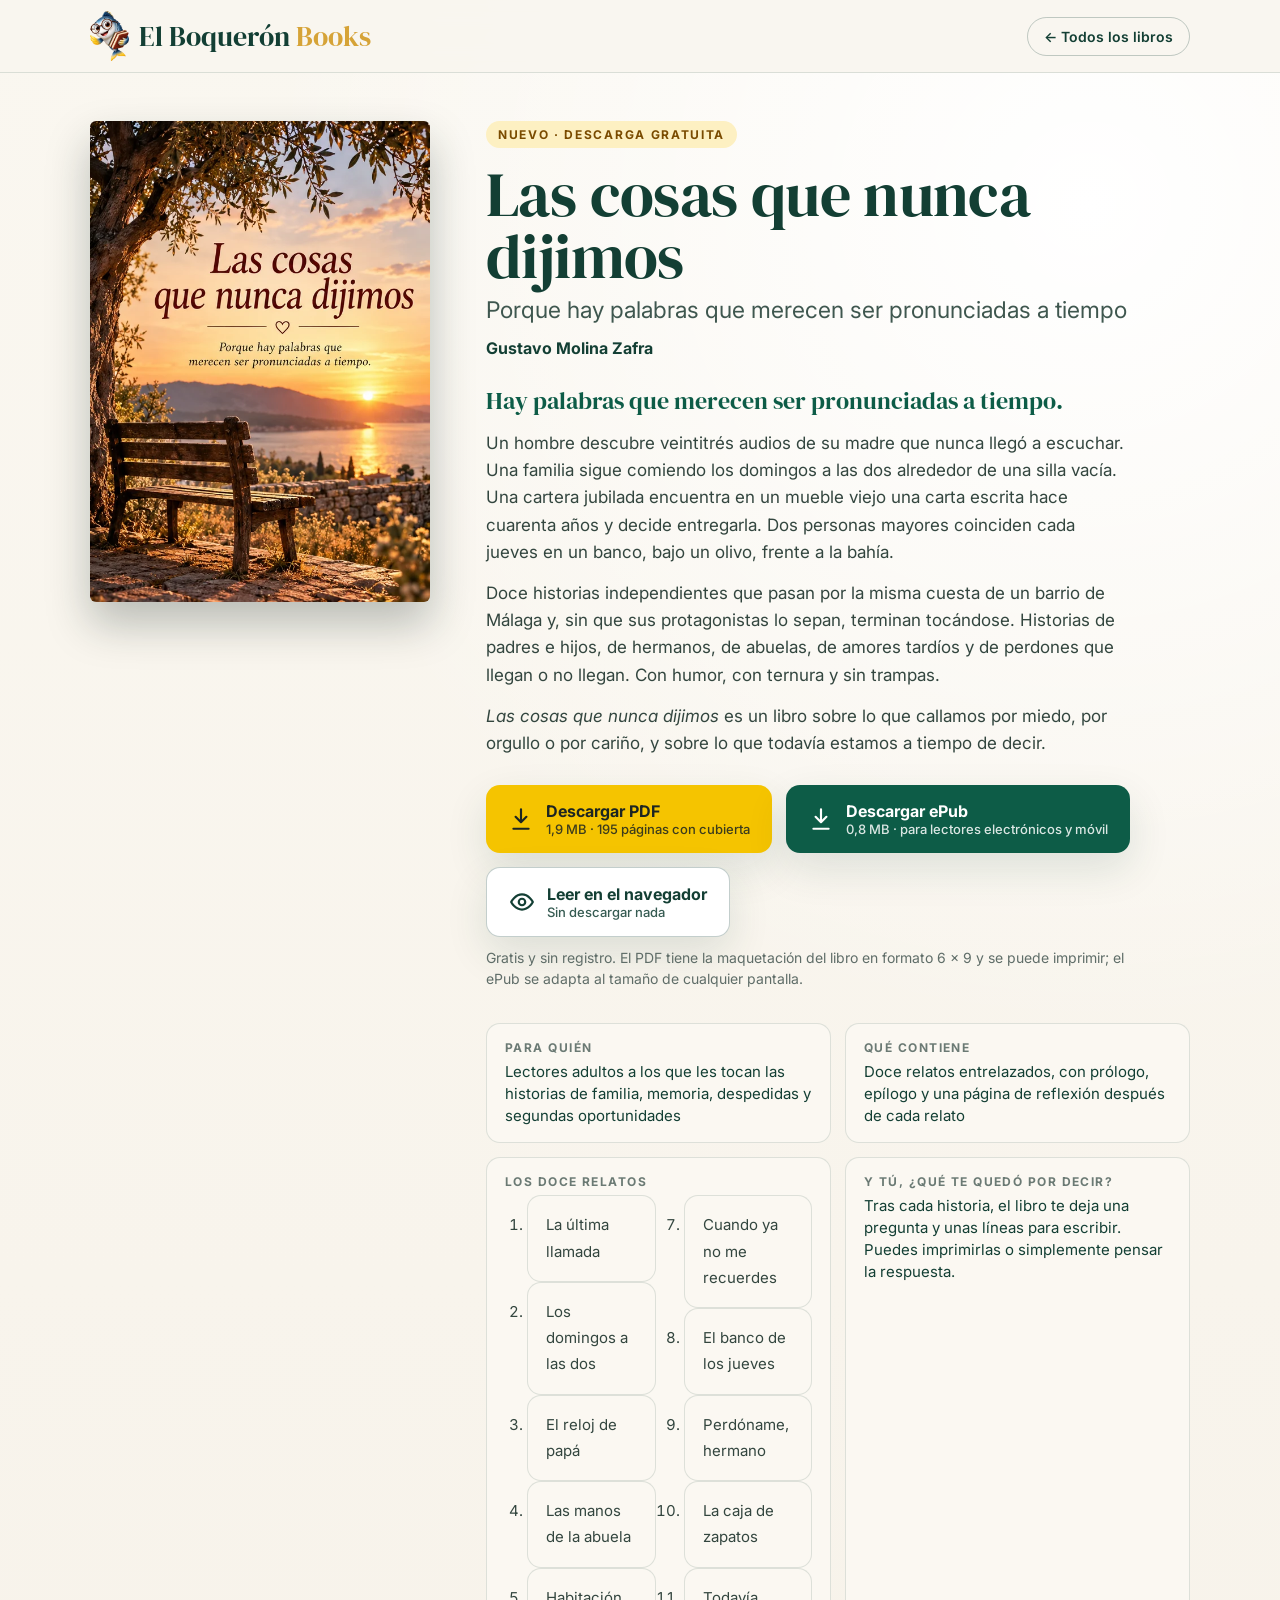
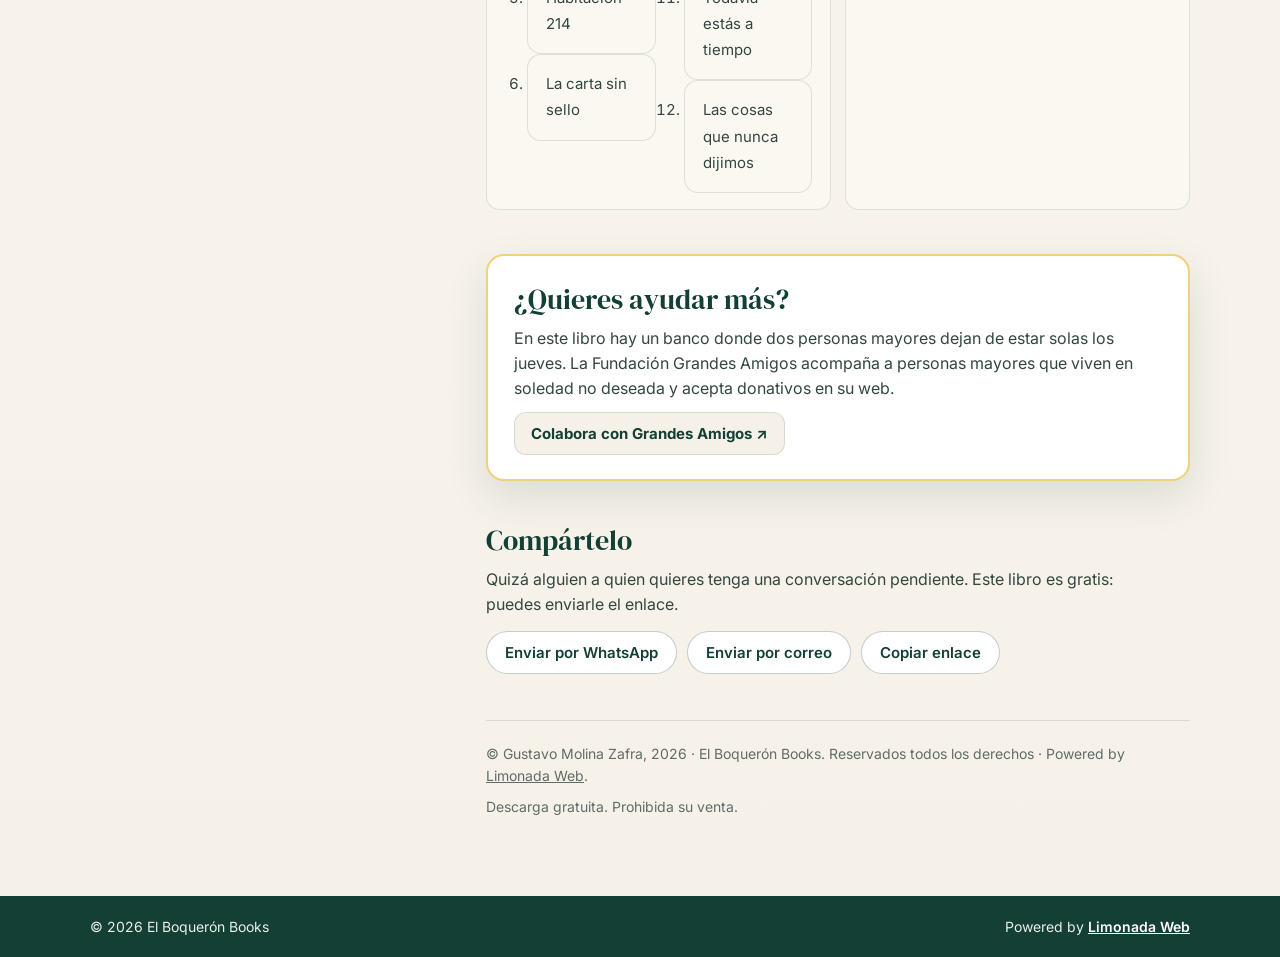
<file: libros/las-cosas-que-nunca-dijimos/index.html>
<!DOCTYPE html>
<html lang="es">
<head>
<meta charset="utf-8">
<meta name="viewport" content="width=device-width, initial-scale=1">
<title>Las cosas que nunca dijimos · Libro gratuito de relatos · El Boquerón Books</title>
<meta name="description" content="Descarga gratis «Las cosas que nunca dijimos», de Gustavo Molina Zafra: doce relatos entrelazados en un barrio de Málaga sobre lo que callamos y lo que todavía estamos a tiempo de decir. PDF y ePub.">
<meta name="theme-color" content="#0d5c47">
<link rel="canonical" href="https://elboqueronbooks.com/libros/las-cosas-que-nunca-dijimos/">
<meta property="og:type" content="book">
<meta property="og:locale" content="es_ES">
<meta property="og:site_name" content="El Boquerón Books">
<meta property="og:title" content="Las cosas que nunca dijimos · Libro gratuito">
<meta property="og:description" content="Doce relatos entrelazados sobre lo que callamos por miedo, por orgullo o por cariño, y lo que todavía estamos a tiempo de decir. Descarga gratuita en PDF y ePub.">
<meta property="og:url" content="https://elboqueronbooks.com/libros/las-cosas-que-nunca-dijimos/">
<meta property="og:image" content="https://elboqueronbooks.com/libros/las-cosas-que-nunca-dijimos/portada-og.jpg">
<meta property="og:image:secure_url" content="https://elboqueronbooks.com/libros/las-cosas-que-nunca-dijimos/portada-og.jpg">
<meta property="og:image:type" content="image/jpeg">
<meta property="og:image:width" content="1200">
<meta property="og:image:height" content="630">
<meta property="og:image:alt" content="Portada de Las cosas que nunca dijimos: un banco de madera bajo un olivo frente a la bahía al atardecer">
<meta name="twitter:card" content="summary_large_image">
<meta name="twitter:image" content="https://elboqueronbooks.com/libros/las-cosas-que-nunca-dijimos/portada-og.jpg">
<link rel="icon" href="../../favicon.ico" sizes="any">
<link rel="icon" type="image/png" sizes="32x32" href="../../favicon-32.png">
<link rel="apple-touch-icon" href="../../apple-touch-icon.png">
<link rel="preconnect" href="https://fonts.googleapis.com">
<link rel="preconnect" href="https://fonts.gstatic.com" crossorigin>
<link href="https://fonts.googleapis.com/css2?family=DM+Serif+Display&family=Inter:wght@400;500;600;700;800&display=swap" rel="stylesheet">
<script type="application/ld+json">
{
 "@context": "https://schema.org",
 "@type": "Book",
 "name": "Las cosas que nunca dijimos",
 "alternativeHeadline": "Porque hay palabras que merecen ser pronunciadas a tiempo",
 "author": {"@type": "Person", "name": "Gustavo Molina Zafra"},
 "publisher": {"@type": "Organization", "name": "El Boquerón Books"},
 "inLanguage": "es",
 "datePublished": "2026-10",
 "numberOfPages": 195,
 "genre": "Relatos",
 "bookFormat": "https://schema.org/EBook",
 "isAccessibleForFree": true,
 "image": "https://elboqueronbooks.com/assets/book-las-cosas-que-nunca-dijimos.webp",
 "url": "https://elboqueronbooks.com/libros/las-cosas-que-nunca-dijimos/"
}
</script>
<style>
:root{
  --paper:#f6f1e8;--paper2:#fbf8f2;--ink:#133f34;--muted:#5f6d68;--green:#0d5c47;--green2:#0a4637;
  --gold:#d6a337;--yellow:#f5c400;--line:rgba(19,63,52,.13);--shadow:0 16px 42px rgba(20,62,51,.12);--wrap:1100px
}
*{box-sizing:border-box}
html{scroll-behavior:smooth}
body{margin:0;color:var(--ink);font-family:Inter,system-ui,sans-serif;background:radial-gradient(circle at 85% 8%,#fff 0,rgba(255,255,255,0) 32%),linear-gradient(#faf7f0,var(--paper));-webkit-font-smoothing:antialiased}
a{color:inherit}
img{display:block;max-width:100%}
.wrap{width:min(var(--wrap),calc(100% - 40px));margin:auto}
:focus-visible{outline:3px solid var(--gold);outline-offset:3px}
.skip{position:absolute;left:-999px;top:8px;background:#fff;padding:8px 14px;border-radius:8px;z-index:99}
.skip:focus{left:12px}

/* cabecera */
.topbar{border-bottom:1px solid var(--line);background:rgba(249,246,239,.92);position:sticky;top:0;z-index:20;backdrop-filter:blur(12px);-webkit-backdrop-filter:blur(12px)}
.navbar{display:flex;align-items:center;justify-content:space-between;gap:16px;height:72px}
.brand{display:flex;align-items:center;gap:10px;text-decoration:none}
.brand img{height:50px;width:auto}
.brand-name{font-family:"DM Serif Display",serif;font-size:28px;line-height:1;white-space:nowrap}
.brand-name em{font-style:normal;color:var(--gold)}
.back{font-size:14px;font-weight:600;text-decoration:none;padding:10px 16px;border-radius:999px;border:1px solid rgba(19,63,52,.25);white-space:nowrap}
.back:hover{background:#fff}
.back .corto{display:none}

/* ficha */
.ficha{display:grid;grid-template-columns:minmax(220px,340px) 1fr;gap:56px;align-items:start;padding:48px 0 30px}
.portada{position:sticky;top:100px}
.portada img{width:100%;height:auto;border-radius:6px;box-shadow:0 22px 44px rgba(20,40,35,.28)}
.tag{display:inline-block;font-size:12px;font-weight:700;letter-spacing:.14em;text-transform:uppercase;color:#7a4b00;background:#fdf0c2;border-radius:999px;padding:6px 12px}
h1{font-family:"DM Serif Display",serif;font-weight:400;font-size:clamp(40px,5vw,62px);line-height:1;margin:16px 0 8px;letter-spacing:-.01em}
.sub{font-size:clamp(19px,2vw,23px);color:#3f574f;margin:0 0 6px}
.autor{font-weight:700;margin:14px 0 0}
.hook{font-family:"DM Serif Display",serif;font-size:24px;line-height:1.25;color:var(--green);margin:28px 0 14px}
.texto p{font-size:17px;line-height:1.6;color:#33463f;margin:0 0 14px;max-width:640px}

.descargas{margin:28px 0 8px;display:flex;flex-wrap:wrap;gap:14px}
.btn{display:inline-flex;align-items:center;gap:12px;text-decoration:none;border-radius:14px;padding:16px 22px;font-weight:700;font-size:16px;box-shadow:var(--shadow)}
.btn small{display:block;font-weight:500;font-size:13px;opacity:.85}
.btn svg{flex-shrink:0}
.btn.pdf{background:var(--yellow);color:#1c2522}
.btn.pdf:hover{background:#e8b900}
.btn.epub{background:var(--green);color:#fff}
.btn.epub:hover{background:var(--green2)}
.btn.leer{background:#fff;color:var(--ink);border:1px solid rgba(19,63,52,.25)}
.btn.leer:hover{background:var(--paper2)}
.nota-desc{font-size:14px;color:var(--muted);margin:10px 0 0;max-width:640px;line-height:1.5}

.datos{display:grid;grid-template-columns:repeat(2,minmax(0,1fr));gap:14px;margin:34px 0 0;padding:0;list-style:none}
.datos li{background:var(--paper2);border:1px solid var(--line);border-radius:14px;padding:16px 18px}
.datos b{display:block;font-size:12px;letter-spacing:.12em;text-transform:uppercase;color:#6b7a74;margin-bottom:6px;font-weight:700}
.datos span{font-size:15px;line-height:1.45}

.ayuda{margin:44px 0 0;padding:24px 26px;border-radius:18px;background:#fff;border:2px solid #f0d27a;box-shadow:var(--shadow)}
.ayuda .btn-ayuda{display:inline-flex;align-items:center;gap:8px;text-decoration:none;font-weight:700;background:var(--paper);border:1px solid var(--line);border-radius:12px;padding:11px 16px;font-size:15px}
.ayuda .btn-ayuda:hover{background:#fdf0c2}
.relatos{columns:2;column-gap:28px;margin:6px 0 0;padding-left:22px;font-size:15px;line-height:1.75;color:#33463f}
.ayuda h2{font-family:"DM Serif Display",serif;font-weight:400;font-size:28px;margin:0 0 8px}
.ayuda p{margin:0 0 12px;font-size:16px;line-height:1.55;color:#33463f}
.tels{display:flex;flex-wrap:wrap;gap:10px;margin:6px 0 0;padding:0;list-style:none}
.tels a{display:inline-block;text-decoration:none;font-weight:700;background:var(--paper);border:1px solid var(--line);border-radius:12px;padding:10px 14px;font-size:15px}
.tels a:hover{background:#fdf0c2}

.compartir{margin:40px 0 0}
.compartir h2{font-family:"DM Serif Display",serif;font-weight:400;font-size:28px;margin:0 0 8px}
.compartir p{margin:0 0 14px;color:#33463f;font-size:16px;line-height:1.55;max-width:640px}
.share{display:flex;flex-wrap:wrap;gap:10px}
.share a,.share button{font:inherit;font-weight:600;font-size:15px;cursor:pointer;text-decoration:none;border-radius:999px;padding:11px 18px;border:1px solid rgba(19,63,52,.25);background:#fff;color:var(--ink)}
.share a:hover,.share button:hover{background:var(--paper)}
.copiado{font-size:14px;color:var(--green);margin-left:6px}

.legal{margin:46px 0 0;padding:22px 0 0;border-top:1px solid var(--line);font-size:14px;line-height:1.6;color:var(--muted)}
.legal p{margin:0 0 8px;max-width:820px}
footer{margin-top:40px;background:var(--ink);color:#e9efe9}
.footer-row{display:flex;flex-wrap:wrap;gap:10px 28px;justify-content:space-between;padding:22px 0;font-size:14px}
footer a{color:#fff;font-weight:600}

@media (max-width:820px){
  .ficha{grid-template-columns:1fr;gap:26px;padding-top:28px}
  .portada{position:static;max-width:240px;margin:auto}
  .brand-name{font-size:22px}.brand img{height:40px}
  .btn{width:100%;justify-content:center}
}
@media (max-width:560px){
  .datos{grid-template-columns:1fr}
  .back .largo{display:none}
  .back .corto{display:inline}
  .brand-name{font-size:20px}
}
</style>
</head>
<body>
<a class="skip" href="#contenido">Saltar al contenido</a>
<header class="topbar">
 <div class="wrap navbar">
  <a class="brand" href="../../" aria-label="El Boquerón Books, inicio"><img src="../../logo.webp" alt="" width="132" height="168"><span class="brand-name">El Boquerón <em>Books</em></span></a>
  <a class="back" href="../../#libros">← <span class="largo">Todos los libros</span><span class="corto">Libros</span></a>
 </div>
</header>

<main id="contenido" class="wrap">
 <article class="ficha" aria-labelledby="titulo">
  <div class="portada">
   <img src="../../assets/book-las-cosas-que-nunca-dijimos.webp" alt="Portada de Las cosas que nunca dijimos: un banco de madera vacío bajo un olivo, frente a la bahía, al atardecer." width="600" height="849">
  </div>

  <div>
   <span class="tag">Nuevo · Descarga gratuita</span>
   <h1 id="titulo">Las cosas que nunca dijimos</h1>
   <p class="sub">Porque hay palabras que merecen ser pronunciadas a tiempo</p>
   <p class="autor">Gustavo Molina Zafra</p>

   <p class="hook">Hay palabras que merecen ser pronunciadas a tiempo.</p>
   <div class="texto">
    <p>Un hombre descubre veintitrés audios de su madre que nunca llegó a escuchar. Una familia sigue comiendo los domingos a las dos alrededor de una silla vacía. Una cartera jubilada encuentra en un mueble viejo una carta escrita hace cuarenta años y decide entregarla. Dos personas mayores coinciden cada jueves en un banco, bajo un olivo, frente a la bahía.</p>
    <p>Doce historias independientes que pasan por la misma cuesta de un barrio de Málaga y, sin que sus protagonistas lo sepan, terminan tocándose. Historias de padres e hijos, de hermanos, de abuelas, de amores tardíos y de perdones que llegan o no llegan. Con humor, con ternura y sin trampas.</p>
    <p><em>Las cosas que nunca dijimos</em> es un libro sobre lo que callamos por miedo, por orgullo o por cariño, y sobre lo que todavía estamos a tiempo de decir.</p>
   </div>

   <div class="descargas" role="group" aria-label="Descargar el libro">
    <a class="btn pdf" href="../../descargas/las-cosas-que-nunca-dijimos.pdf" download="Las-cosas-que-nunca-dijimos.pdf" type="application/pdf">
     <svg width="26" height="26" viewBox="0 0 24 24" fill="none" stroke="currentColor" stroke-width="2" stroke-linecap="round" stroke-linejoin="round" aria-hidden="true"><path d="M12 3v12M7 10l5 5 5-5M5 21h14"/></svg>
     <span>Descargar PDF<small>1,9 MB · 195 páginas con cubierta</small></span>
    </a>
    <a class="btn epub" href="../../descargas/las-cosas-que-nunca-dijimos.epub" download="Las-cosas-que-nunca-dijimos.epub" type="application/epub+zip">
     <svg width="26" height="26" viewBox="0 0 24 24" fill="none" stroke="currentColor" stroke-width="2" stroke-linecap="round" stroke-linejoin="round" aria-hidden="true"><path d="M12 3v12M7 10l5 5 5-5M5 21h14"/></svg>
     <span>Descargar ePub<small>0,8 MB · para lectores electrónicos y móvil</small></span>
    </a>
    <a class="btn leer" href="../../descargas/las-cosas-que-nunca-dijimos.pdf" target="_blank" rel="noopener" type="application/pdf">
     <svg width="26" height="26" viewBox="0 0 24 24" fill="none" stroke="currentColor" stroke-width="2" stroke-linecap="round" stroke-linejoin="round" aria-hidden="true"><path d="M2 12s3.5-7 10-7 10 7 10 7-3.5 7-10 7S2 12 2 12Z"/><circle cx="12" cy="12" r="3"/></svg>
     <span>Leer en el navegador<small>Sin descargar nada</small></span>
    </a>
   </div>
   <p class="nota-desc">Gratis y sin registro. El PDF tiene la maquetación del libro en formato 6 × 9 y se puede imprimir; el ePub se adapta al tamaño de cualquier pantalla.</p>

   <ul class="datos">
    <li><b>Para quién</b><span>Lectores adultos a los que les tocan las historias de familia, memoria, despedidas y segundas oportunidades</span></li>
    <li><b>Qué contiene</b><span>Doce relatos entrelazados, con prólogo, epílogo y una página de reflexión después de cada relato</span></li>
    <li><b>Los doce relatos</b><span><ol class="relatos"><li>La última llamada</li><li>Los domingos a las dos</li><li>El reloj de papá</li><li>Las manos de la abuela</li><li>Habitación 214</li><li>La carta sin sello</li><li>Cuando ya no me recuerdes</li><li>El banco de los jueves</li><li>Perdóname, hermano</li><li>La caja de zapatos</li><li>Todavía estás a tiempo</li><li>Las cosas que nunca dijimos</li></ol></span></li>
    <li><b>Y tú, ¿qué te quedó por decir?</b><span>Tras cada historia, el libro te deja una pregunta y unas líneas para escribir. Puedes imprimirlas o simplemente pensar la respuesta.</span></li>
   </ul>

   <section class="ayuda" aria-labelledby="ayudaTitulo">
    <h2 id="ayudaTitulo">¿Quieres ayudar más?</h2>
    <p>En este libro hay un banco donde dos personas mayores dejan de estar solas los jueves. La Fundación Grandes Amigos acompaña a personas mayores que viven en soledad no deseada y acepta donativos en su web.</p>
    <a class="btn-ayuda" href="https://grandesamigos.org/ayuda/" target="_blank" rel="noopener">Colabora con Grandes Amigos ↗</a>
   </section>

   <section class="compartir" aria-labelledby="compartirTitulo">
    <h2 id="compartirTitulo">Compártelo</h2>
    <p>Quizá alguien a quien quieres tenga una conversación pendiente. Este libro es gratis: puedes enviarle el enlace.</p>
    <div class="share">
     <a href="https://wa.me/?text=Las%20cosas%20que%20nunca%20dijimos%2C%20doce%20relatos%20gratis%20sobre%20lo%20que%20callamos%20y%20lo%20que%20todav%C3%ADa%20estamos%20a%20tiempo%20de%20decir%3A%20https%3A%2F%2Felboqueronbooks.com%2Flibros%2Flas-cosas-que-nunca-dijimos%2F" target="_blank" rel="noopener">Enviar por WhatsApp</a>
     <a href="mailto:?subject=Las%20cosas%20que%20nunca%20dijimos%20%C2%B7%20libro%20gratuito&amp;body=Te%20comparto%20este%20libro%20gratuito%3A%20https%3A%2F%2Felboqueronbooks.com%2Flibros%2Flas-cosas-que-nunca-dijimos%2F">Enviar por correo</a>
     <button type="button" id="copiar">Copiar enlace</button><span class="copiado" id="copiado" role="status" aria-live="polite"></span>
    </div>
   </section>

   <div class="legal">
    <p>© Gustavo Molina Zafra, 2026 · El Boquerón Books. Reservados todos los derechos · Powered by <a href="https://www.limonadaweb.com/" target="_blank" rel="noopener">Limonada Web</a>.</p>
    <p>Descarga gratuita. Prohibida su venta.</p>
   </div>
  </div>
 </article>
</main>

<footer><div class="wrap footer-row"><span>© <span id="year">2026</span> El Boquerón Books</span><span>Powered by <a href="https://www.limonadaweb.com/" target="_blank" rel="noopener">Limonada Web</a></span></div></footer>

<script>
document.getElementById('year').textContent=new Date().getFullYear();
(function(){
  var b=document.getElementById('copiar'),s=document.getElementById('copiado'),url='https://elboqueronbooks.com/libros/las-cosas-que-nunca-dijimos/';
  b.addEventListener('click',function(){
    function ok(){s.textContent='Enlace copiado';setTimeout(function(){s.textContent=''},2500)}
    if(navigator.clipboard&&navigator.clipboard.writeText){navigator.clipboard.writeText(url).then(ok,function(){s.textContent=url})}
    else{s.textContent=url}
  });
})();
</script>
<script src="https://contacta.limonadaweb.com/assets/registro.js?v=6" defer data-slug="libro/las-cosas-que-nunca-dijimos"></script>
</body>
</html>
</file>
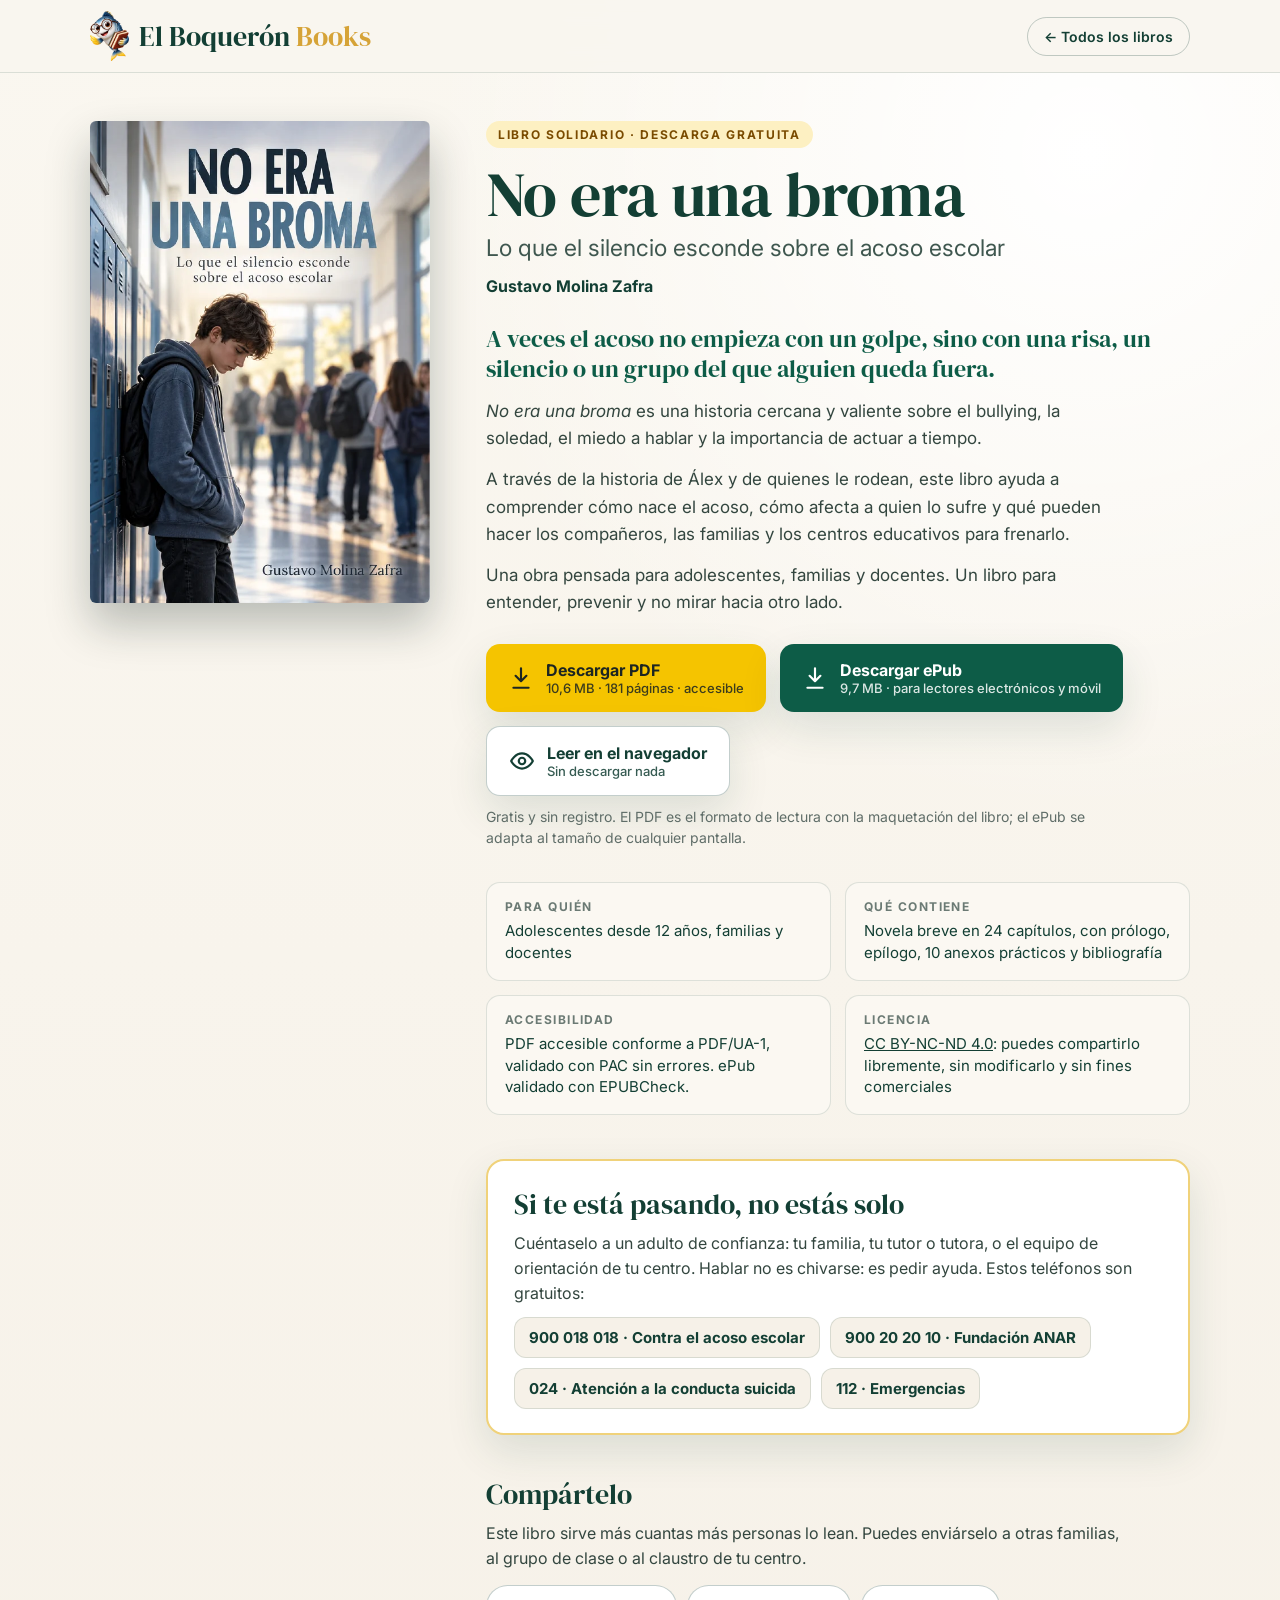
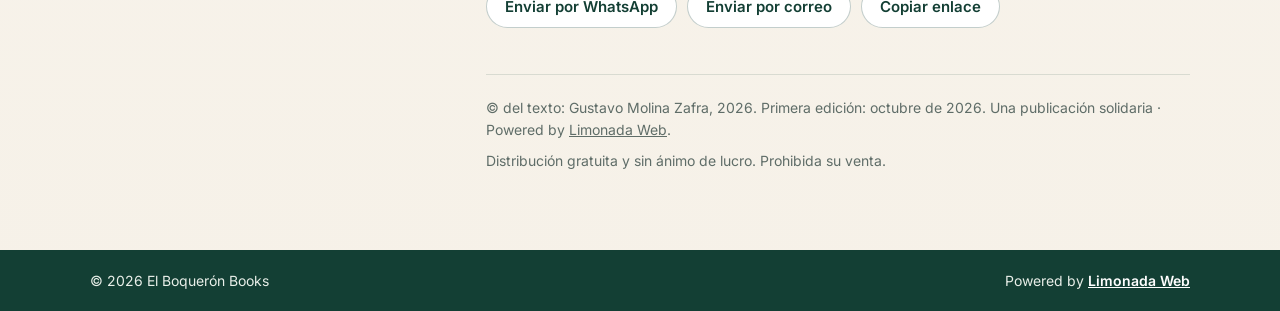
<file: libros/no-era-una-broma/index.html>
<!DOCTYPE html>
<html lang="es">
<head>
<meta charset="utf-8">
<meta name="viewport" content="width=device-width, initial-scale=1">
<title>No era una broma · Libro solidario gratuito sobre acoso escolar · El Boquerón Books</title>
<meta name="description" content="Descarga gratis «No era una broma. Lo que el silencio esconde sobre el acoso escolar», de Gustavo Molina Zafra: novela breve y guía práctica para adolescentes, familias y docentes. PDF accesible y ePub.">
<meta name="theme-color" content="#0d5c47">
<link rel="canonical" href="https://elboqueronbooks.com/libros/no-era-una-broma/">
<meta property="og:type" content="book">
<meta property="og:title" content="No era una broma · Libro solidario gratuito">
<meta property="og:description" content="Una novela breve y una guía práctica sobre el acoso escolar para adolescentes, familias y docentes. Descarga gratuita en PDF y ePub.">
<meta property="og:url" content="https://elboqueronbooks.com/libros/no-era-una-broma/">
<meta property="og:image" content="https://elboqueronbooks.com/libros/no-era-una-broma/portada-og.jpg">
<meta name="twitter:card" content="summary_large_image">
<link rel="icon" href="../../favicon.ico" sizes="any">
<link rel="icon" type="image/png" sizes="32x32" href="../../favicon-32.png">
<link rel="apple-touch-icon" href="../../apple-touch-icon.png">
<link rel="preconnect" href="https://fonts.googleapis.com">
<link rel="preconnect" href="https://fonts.gstatic.com" crossorigin>
<link href="https://fonts.googleapis.com/css2?family=DM+Serif+Display&family=Inter:wght@400;500;600;700;800&display=swap" rel="stylesheet">
<script type="application/ld+json">
{
 "@context": "https://schema.org",
 "@type": "Book",
 "name": "No era una broma",
 "alternativeHeadline": "Lo que el silencio esconde sobre el acoso escolar",
 "author": {"@type": "Person", "name": "Gustavo Molina Zafra"},
 "publisher": {"@type": "Organization", "name": "El Boquerón Books"},
 "inLanguage": "es",
 "datePublished": "2026-10",
 "numberOfPages": 181,
 "bookFormat": "https://schema.org/EBook",
 "isAccessibleForFree": true,
 "license": "https://creativecommons.org/licenses/by-nc-nd/4.0/deed.es",
 "audience": {"@type": "Audience", "audienceType": "Adolescentes desde 12 años, familias y docentes"},
 "image": "https://elboqueronbooks.com/assets/book-no-era-una-broma.webp",
 "url": "https://elboqueronbooks.com/libros/no-era-una-broma/"
}
</script>
<style>
:root{
  --paper:#f6f1e8;--paper2:#fbf8f2;--ink:#133f34;--muted:#5f6d68;--green:#0d5c47;--green2:#0a4637;
  --gold:#d6a337;--yellow:#f5c400;--line:rgba(19,63,52,.13);--shadow:0 16px 42px rgba(20,62,51,.12);--wrap:1100px
}
*{box-sizing:border-box}
html{scroll-behavior:smooth}
body{margin:0;color:var(--ink);font-family:Inter,system-ui,sans-serif;background:radial-gradient(circle at 85% 8%,#fff 0,rgba(255,255,255,0) 32%),linear-gradient(#faf7f0,var(--paper));-webkit-font-smoothing:antialiased}
a{color:inherit}
img{display:block;max-width:100%}
.wrap{width:min(var(--wrap),calc(100% - 40px));margin:auto}
:focus-visible{outline:3px solid var(--gold);outline-offset:3px}
.skip{position:absolute;left:-999px;top:8px;background:#fff;padding:8px 14px;border-radius:8px;z-index:99}
.skip:focus{left:12px}

/* cabecera */
.topbar{border-bottom:1px solid var(--line);background:rgba(249,246,239,.92);position:sticky;top:0;z-index:20;backdrop-filter:blur(12px);-webkit-backdrop-filter:blur(12px)}
.navbar{display:flex;align-items:center;justify-content:space-between;gap:16px;height:72px}
.brand{display:flex;align-items:center;gap:10px;text-decoration:none}
.brand img{height:50px;width:auto}
.brand-name{font-family:"DM Serif Display",serif;font-size:28px;line-height:1;white-space:nowrap}
.brand-name em{font-style:normal;color:var(--gold)}
.back{font-size:14px;font-weight:600;text-decoration:none;padding:10px 16px;border-radius:999px;border:1px solid rgba(19,63,52,.25);white-space:nowrap}
.back:hover{background:#fff}
.back .corto{display:none}

/* ficha */
.ficha{display:grid;grid-template-columns:minmax(220px,340px) 1fr;gap:56px;align-items:start;padding:48px 0 30px}
.portada{position:sticky;top:100px}
.portada img{width:100%;height:auto;border-radius:6px;box-shadow:0 22px 44px rgba(20,40,35,.28)}
.tag{display:inline-block;font-size:12px;font-weight:700;letter-spacing:.14em;text-transform:uppercase;color:#7a4b00;background:#fdf0c2;border-radius:999px;padding:6px 12px}
h1{font-family:"DM Serif Display",serif;font-weight:400;font-size:clamp(40px,5vw,62px);line-height:1;margin:16px 0 8px;letter-spacing:-.01em}
.sub{font-size:clamp(19px,2vw,23px);color:#3f574f;margin:0 0 6px}
.autor{font-weight:700;margin:14px 0 0}
.hook{font-family:"DM Serif Display",serif;font-size:24px;line-height:1.25;color:var(--green);margin:28px 0 14px}
.texto p{font-size:17px;line-height:1.6;color:#33463f;margin:0 0 14px;max-width:640px}

.descargas{margin:28px 0 8px;display:flex;flex-wrap:wrap;gap:14px}
.btn{display:inline-flex;align-items:center;gap:12px;text-decoration:none;border-radius:14px;padding:16px 22px;font-weight:700;font-size:16px;box-shadow:var(--shadow)}
.btn small{display:block;font-weight:500;font-size:13px;opacity:.85}
.btn svg{flex-shrink:0}
.btn.pdf{background:var(--yellow);color:#1c2522}
.btn.pdf:hover{background:#e8b900}
.btn.epub{background:var(--green);color:#fff}
.btn.epub:hover{background:var(--green2)}
.btn.leer{background:#fff;color:var(--ink);border:1px solid rgba(19,63,52,.25)}
.btn.leer:hover{background:var(--paper2)}
.nota-desc{font-size:14px;color:var(--muted);margin:10px 0 0;max-width:640px;line-height:1.5}

.datos{display:grid;grid-template-columns:repeat(2,minmax(0,1fr));gap:14px;margin:34px 0 0;padding:0;list-style:none}
.datos li{background:var(--paper2);border:1px solid var(--line);border-radius:14px;padding:16px 18px}
.datos b{display:block;font-size:12px;letter-spacing:.12em;text-transform:uppercase;color:#6b7a74;margin-bottom:6px;font-weight:700}
.datos span{font-size:15px;line-height:1.45}

.ayuda{margin:44px 0 0;padding:24px 26px;border-radius:18px;background:#fff;border:2px solid #f0d27a;box-shadow:var(--shadow)}
.ayuda h2{font-family:"DM Serif Display",serif;font-weight:400;font-size:28px;margin:0 0 8px}
.ayuda p{margin:0 0 12px;font-size:16px;line-height:1.55;color:#33463f}
.tels{display:flex;flex-wrap:wrap;gap:10px;margin:6px 0 0;padding:0;list-style:none}
.tels a{display:inline-block;text-decoration:none;font-weight:700;background:var(--paper);border:1px solid var(--line);border-radius:12px;padding:10px 14px;font-size:15px}
.tels a:hover{background:#fdf0c2}

.compartir{margin:40px 0 0}
.compartir h2{font-family:"DM Serif Display",serif;font-weight:400;font-size:28px;margin:0 0 8px}
.compartir p{margin:0 0 14px;color:#33463f;font-size:16px;line-height:1.55;max-width:640px}
.share{display:flex;flex-wrap:wrap;gap:10px}
.share a,.share button{font:inherit;font-weight:600;font-size:15px;cursor:pointer;text-decoration:none;border-radius:999px;padding:11px 18px;border:1px solid rgba(19,63,52,.25);background:#fff;color:var(--ink)}
.share a:hover,.share button:hover{background:var(--paper)}
.copiado{font-size:14px;color:var(--green);margin-left:6px}

.legal{margin:46px 0 0;padding:22px 0 0;border-top:1px solid var(--line);font-size:14px;line-height:1.6;color:var(--muted)}
.legal p{margin:0 0 8px;max-width:820px}
footer{margin-top:40px;background:var(--ink);color:#e9efe9}
.footer-row{display:flex;flex-wrap:wrap;gap:10px 28px;justify-content:space-between;padding:22px 0;font-size:14px}
footer a{color:#fff;font-weight:600}

@media (max-width:820px){
  .ficha{grid-template-columns:1fr;gap:26px;padding-top:28px}
  .portada{position:static;max-width:240px;margin:auto}
  .brand-name{font-size:22px}.brand img{height:40px}
  .btn{width:100%;justify-content:center}
}
@media (max-width:560px){
  .datos{grid-template-columns:1fr}
  .back .largo{display:none}
  .back .corto{display:inline}
  .brand-name{font-size:20px}
}
</style>
</head>
<body>
<a class="skip" href="#contenido">Saltar al contenido</a>
<header class="topbar">
 <div class="wrap navbar">
  <a class="brand" href="../../" aria-label="El Boquerón Books, inicio"><img src="../../logo.webp" alt="" width="132" height="168"><span class="brand-name">El Boquerón <em>Books</em></span></a>
  <a class="back" href="../../#libros">← <span class="largo">Todos los libros</span><span class="corto">Libros</span></a>
 </div>
</header>

<main id="contenido" class="wrap">
 <article class="ficha" aria-labelledby="titulo">
  <div class="portada">
   <img src="../../assets/book-no-era-una-broma.webp" alt="Portada de No era una broma: un adolescente con mochila, cabizbajo y apoyado en las taquillas de un pasillo de instituto, mientras otros alumnos pasan al fondo." width="600" height="851">
  </div>

  <div>
   <span class="tag">Libro solidario · Descarga gratuita</span>
   <h1 id="titulo">No era una broma</h1>
   <p class="sub">Lo que el silencio esconde sobre el acoso escolar</p>
   <p class="autor">Gustavo Molina Zafra</p>

   <p class="hook">A veces el acoso no empieza con un golpe, sino con una risa, un silencio o un grupo del que alguien queda fuera.</p>
   <div class="texto">
    <p><em>No era una broma</em> es una historia cercana y valiente sobre el bullying, la soledad, el miedo a hablar y la importancia de actuar a tiempo.</p>
    <p>A través de la historia de Álex y de quienes le rodean, este libro ayuda a comprender cómo nace el acoso, cómo afecta a quien lo sufre y qué pueden hacer los compañeros, las familias y los centros educativos para frenarlo.</p>
    <p>Una obra pensada para adolescentes, familias y docentes. Un libro para entender, prevenir y no mirar hacia otro lado.</p>
   </div>

   <div class="descargas" role="group" aria-label="Descargar el libro">
    <a class="btn pdf" href="../../descargas/no-era-una-broma.pdf" download="No-era-una-broma.pdf" type="application/pdf">
     <svg width="26" height="26" viewBox="0 0 24 24" fill="none" stroke="currentColor" stroke-width="2" stroke-linecap="round" stroke-linejoin="round" aria-hidden="true"><path d="M12 3v12M7 10l5 5 5-5M5 21h14"/></svg>
     <span>Descargar PDF<small>10,6 MB · 181 páginas · accesible</small></span>
    </a>
    <a class="btn epub" href="../../descargas/no-era-una-broma.epub" download="No-era-una-broma.epub" type="application/epub+zip">
     <svg width="26" height="26" viewBox="0 0 24 24" fill="none" stroke="currentColor" stroke-width="2" stroke-linecap="round" stroke-linejoin="round" aria-hidden="true"><path d="M12 3v12M7 10l5 5 5-5M5 21h14"/></svg>
     <span>Descargar ePub<small>9,7 MB · para lectores electrónicos y móvil</small></span>
    </a>
    <a class="btn leer" href="../../descargas/no-era-una-broma.pdf" target="_blank" rel="noopener" type="application/pdf">
     <svg width="26" height="26" viewBox="0 0 24 24" fill="none" stroke="currentColor" stroke-width="2" stroke-linecap="round" stroke-linejoin="round" aria-hidden="true"><path d="M2 12s3.5-7 10-7 10 7 10 7-3.5 7-10 7S2 12 2 12Z"/><circle cx="12" cy="12" r="3"/></svg>
     <span>Leer en el navegador<small>Sin descargar nada</small></span>
    </a>
   </div>
   <p class="nota-desc">Gratis y sin registro. El PDF es el formato de lectura con la maquetación del libro; el ePub se adapta al tamaño de cualquier pantalla.</p>

   <ul class="datos">
    <li><b>Para quién</b><span>Adolescentes desde 12 años, familias y docentes</span></li>
    <li><b>Qué contiene</b><span>Novela breve en 24 capítulos, con prólogo, epílogo, 10 anexos prácticos y bibliografía</span></li>
    <li><b>Accesibilidad</b><span>PDF accesible conforme a PDF/UA-1, validado con PAC sin errores. ePub validado con EPUBCheck.</span></li>
    <li><b>Licencia</b><span><a href="https://creativecommons.org/licenses/by-nc-nd/4.0/deed.es" rel="license noopener" target="_blank">CC BY-NC-ND 4.0</a>: puedes compartirlo libremente, sin modificarlo y sin fines comerciales</span></li>
   </ul>

   <section class="ayuda" aria-labelledby="ayudaTitulo">
    <h2 id="ayudaTitulo">Si te está pasando, no estás solo</h2>
    <p>Cuéntaselo a un adulto de confianza: tu familia, tu tutor o tutora, o el equipo de orientación de tu centro. Hablar no es chivarse: es pedir ayuda. Estos teléfonos son gratuitos:</p>
    <ul class="tels">
     <li><a href="tel:900018018">900 018 018 · Contra el acoso escolar</a></li>
     <li><a href="tel:900202010">900 20 20 10 · Fundación ANAR</a></li>
     <li><a href="tel:024">024 · Atención a la conducta suicida</a></li>
     <li><a href="tel:112">112 · Emergencias</a></li>
    </ul>
   </section>

   <section class="compartir" aria-labelledby="compartirTitulo">
    <h2 id="compartirTitulo">Compártelo</h2>
    <p>Este libro sirve más cuantas más personas lo lean. Puedes enviárselo a otras familias, al grupo de clase o al claustro de tu centro.</p>
    <div class="share">
     <a href="https://wa.me/?text=No%20era%20una%20broma%2C%20un%20libro%20gratuito%20sobre%20acoso%20escolar%20para%20adolescentes%2C%20familias%20y%20docentes%3A%20https%3A%2F%2Felboqueronbooks.com%2Flibros%2Fno-era-una-broma%2F" target="_blank" rel="noopener">Enviar por WhatsApp</a>
     <a href="mailto:?subject=No%20era%20una%20broma%20%C2%B7%20libro%20gratuito%20sobre%20acoso%20escolar&amp;body=Te%20comparto%20este%20libro%20gratuito%3A%20https%3A%2F%2Felboqueronbooks.com%2Flibros%2Fno-era-una-broma%2F">Enviar por correo</a>
     <button type="button" id="copiar">Copiar enlace</button><span class="copiado" id="copiado" role="status" aria-live="polite"></span>
    </div>
   </section>

   <div class="legal">
    <p>© del texto: Gustavo Molina Zafra, 2026. Primera edición: octubre de 2026. Una publicación solidaria · Powered by <a href="https://www.limonadaweb.com/" target="_blank" rel="noopener">Limonada Web</a>.</p>
    <p>Distribución gratuita y sin ánimo de lucro. Prohibida su venta.</p>
   </div>
  </div>
 </article>
</main>

<footer><div class="wrap footer-row"><span>© <span id="year">2026</span> El Boquerón Books</span><span>Powered by <a href="https://www.limonadaweb.com/" target="_blank" rel="noopener">Limonada Web</a></span></div></footer>

<script>
document.getElementById('year').textContent=new Date().getFullYear();
(function(){
  var b=document.getElementById('copiar'),s=document.getElementById('copiado'),url='https://elboqueronbooks.com/libros/no-era-una-broma/';
  b.addEventListener('click',function(){
    function ok(){s.textContent='Enlace copiado';setTimeout(function(){s.textContent=''},2500)}
    if(navigator.clipboard&&navigator.clipboard.writeText){navigator.clipboard.writeText(url).then(ok,function(){s.textContent=url})}
    else{s.textContent=url}
  });
})();
</script>
<script src="https://contacta.limonadaweb.com/assets/registro.js?v=6" defer data-slug="libro/no-era-una-broma"></script>
</body>
</html>
</file>
